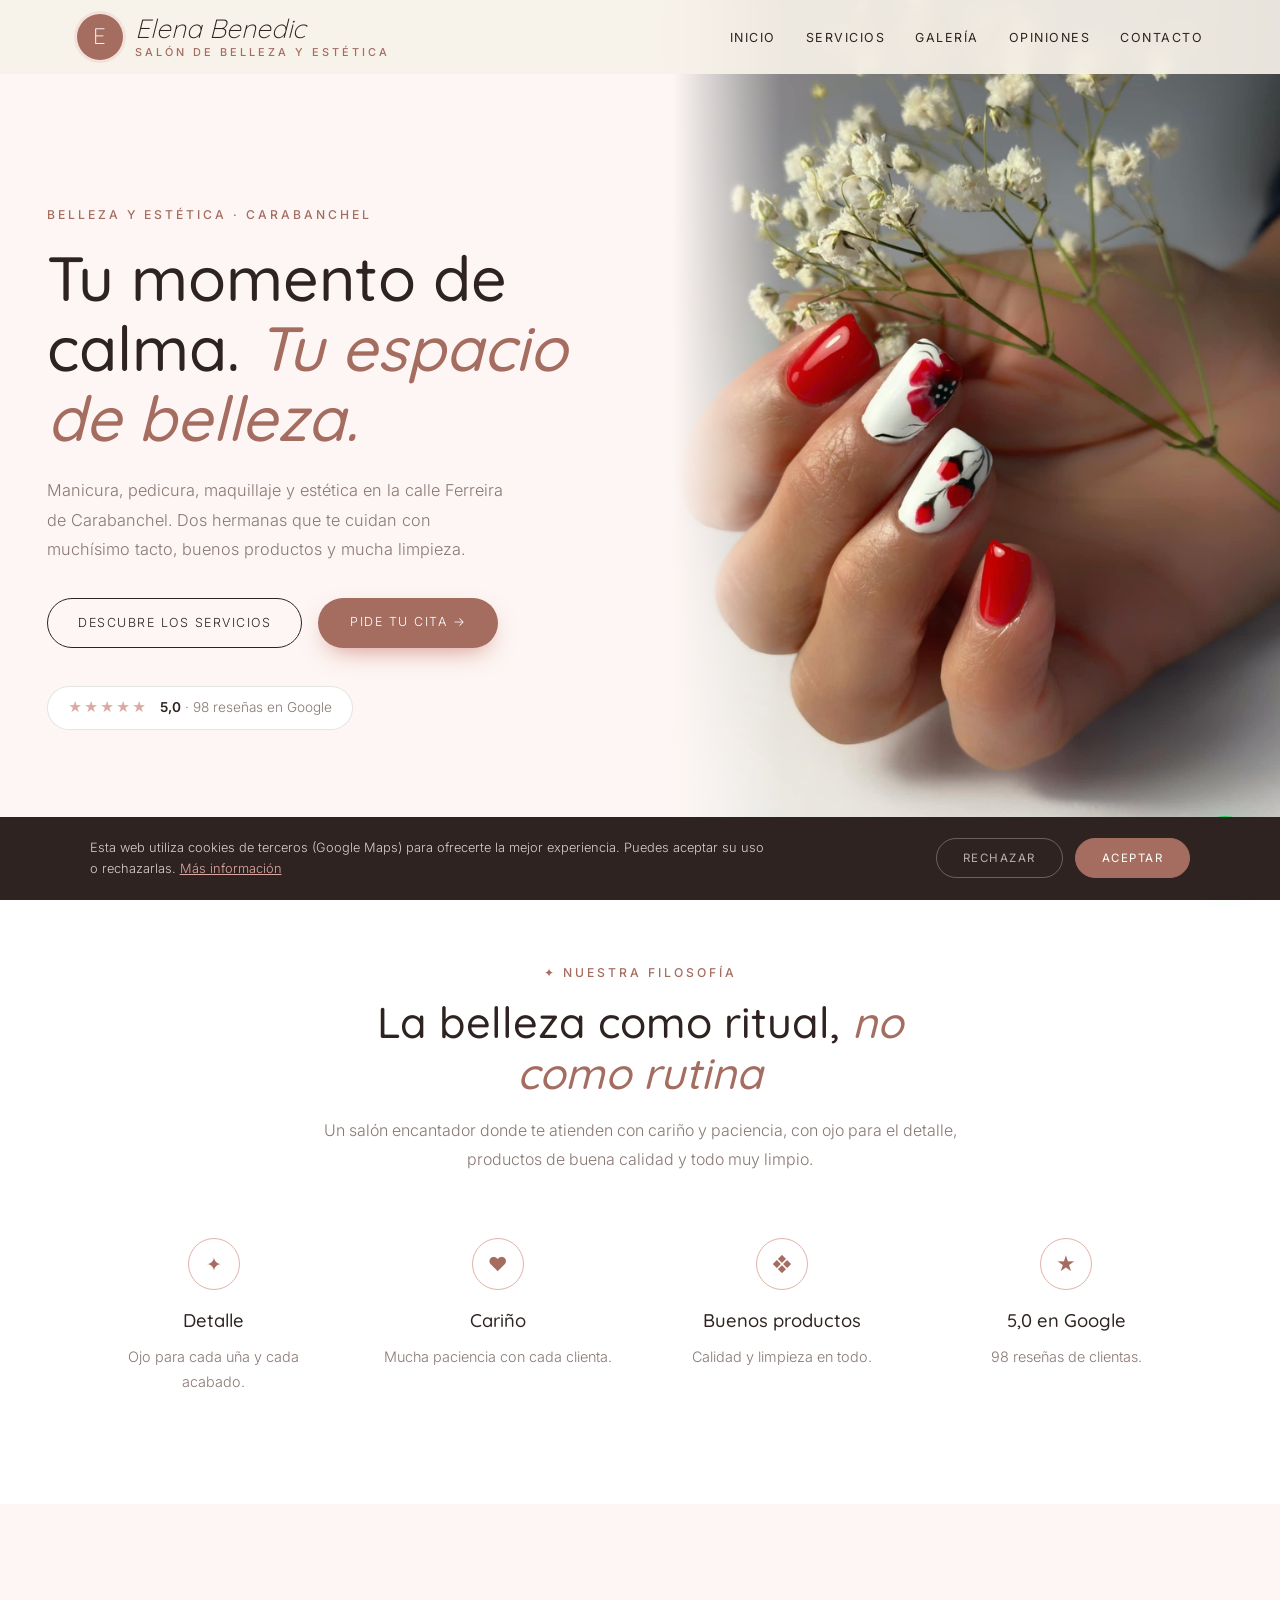
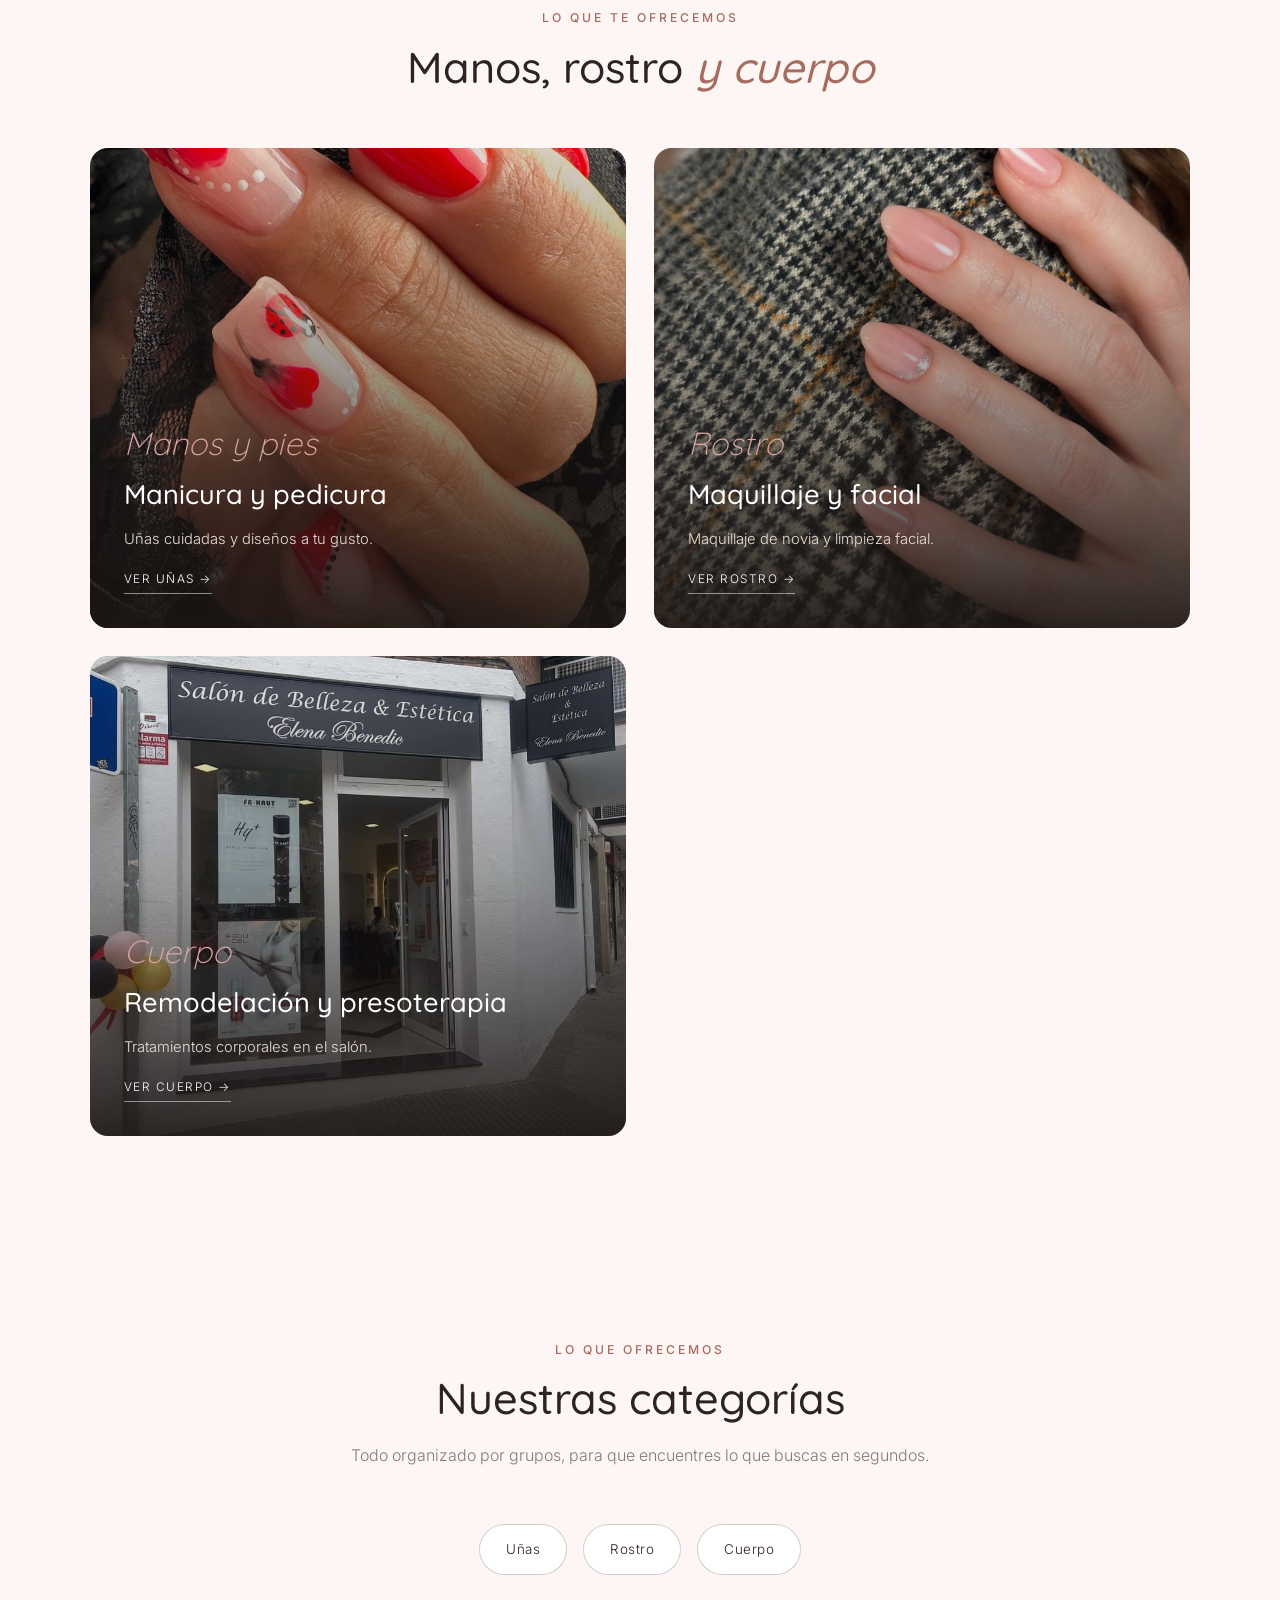
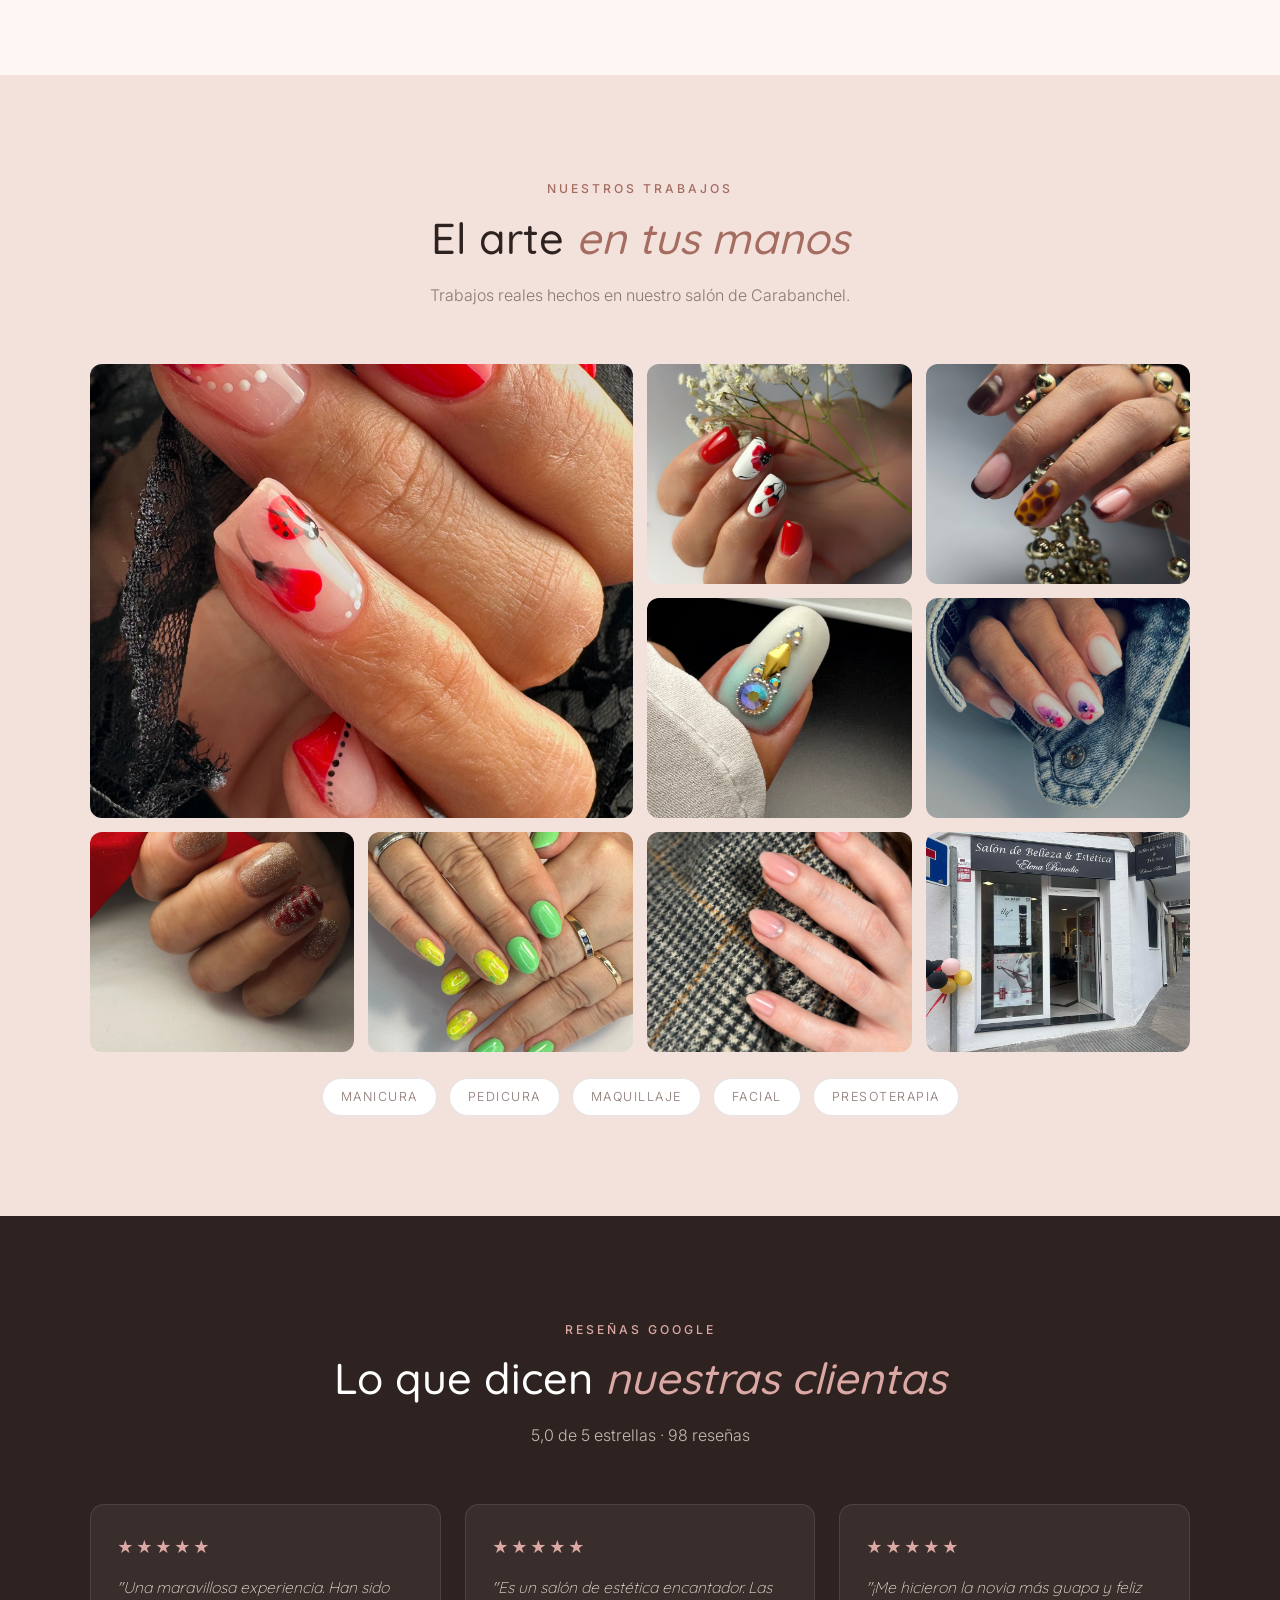
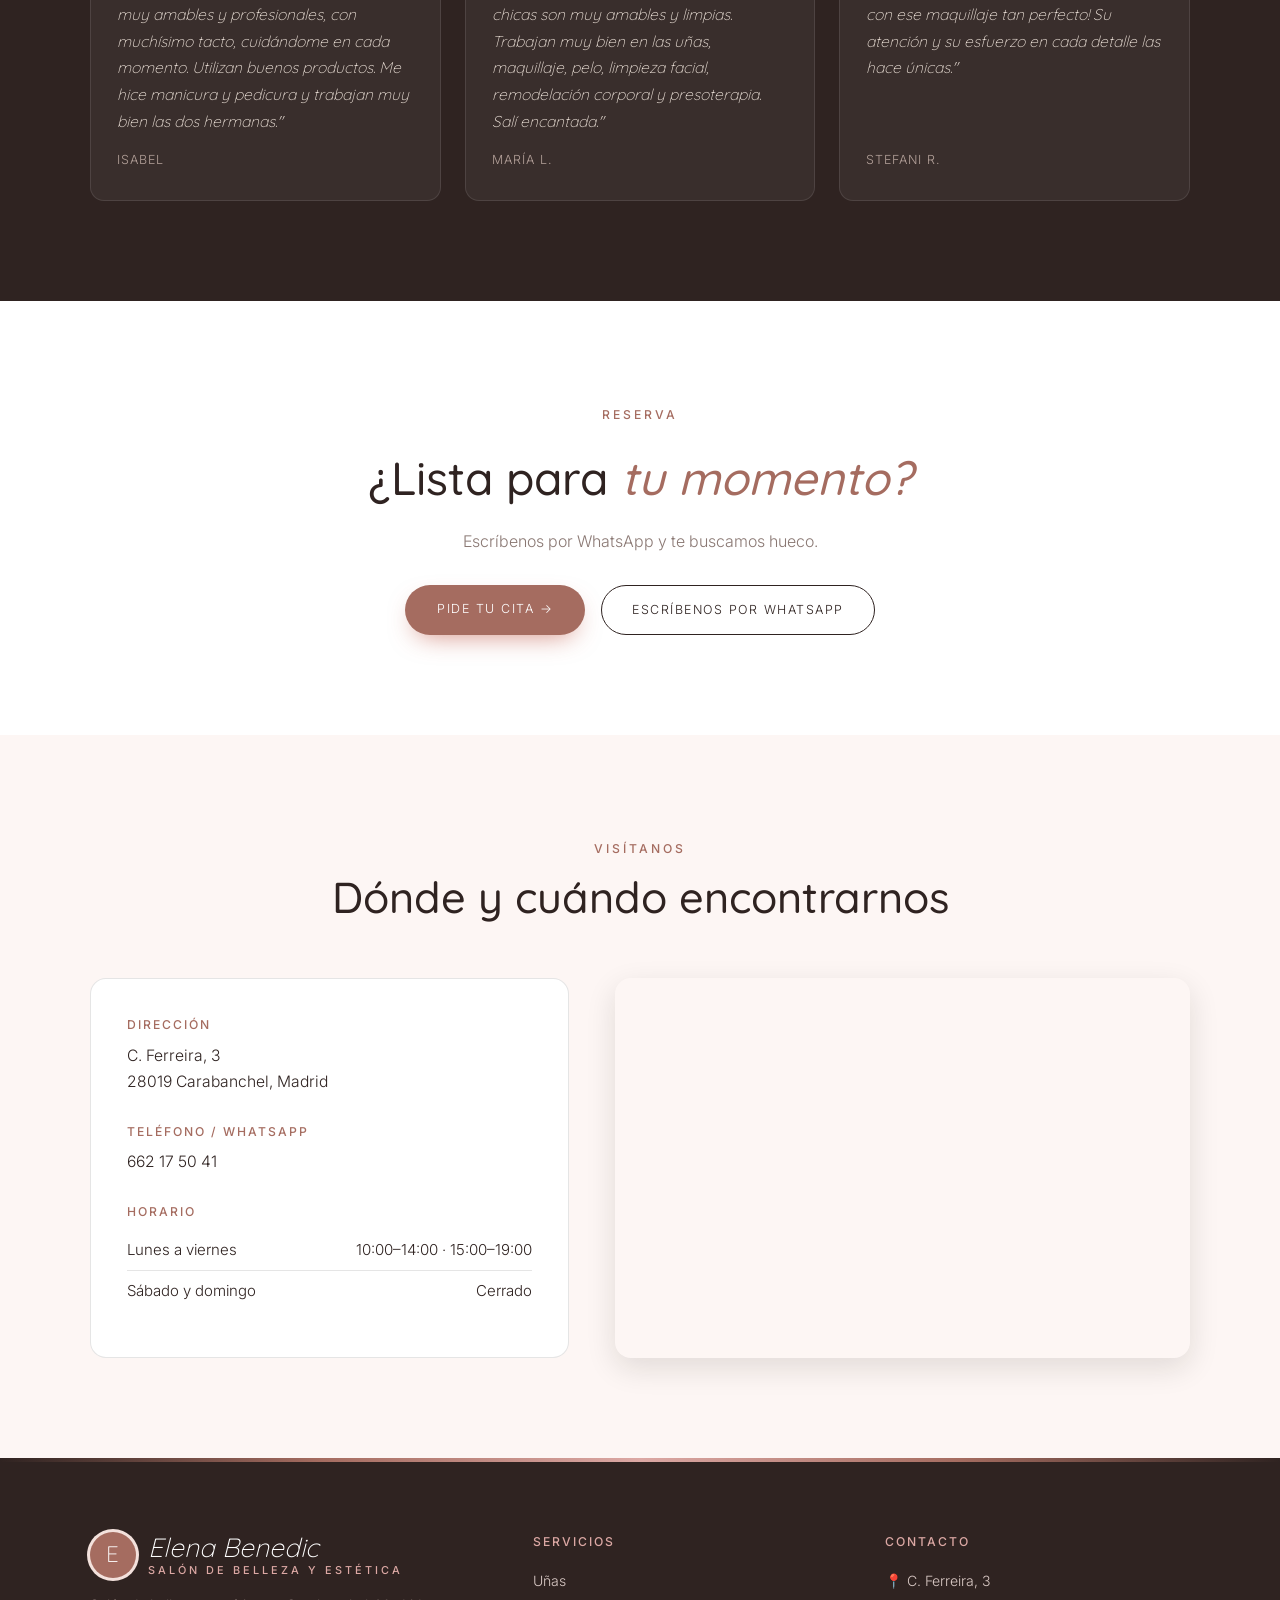
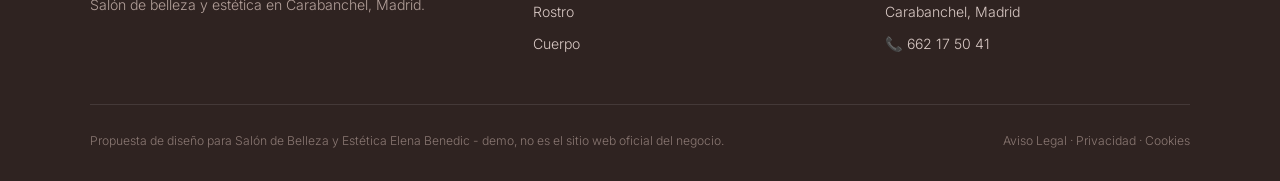
<file: index.html>
<!DOCTYPE html>
<html lang="es">
<head>
<meta charset="UTF-8">
<meta name="viewport" content="width=device-width, initial-scale=1.0">
<title>Salón de Belleza y Estética Elena Benedic — Manicura, pedicura y estética en Carabanchel</title>
<meta name="description" content="Salón de Belleza y Estética Elena Benedic, en C. Ferreira 3, Carabanchel (Madrid). Manicura, pedicura, maquillaje de novia, limpieza facial, remodelación corporal y presoterapia. 5,0★ con 98 reseñas en Google.">
<meta name="theme-color" content="#2f2321">
<meta property="og:title" content="Salón de Belleza y Estética Elena Benedic · Carabanchel">
<meta property="og:image" content="maps_10.jpg">

<link rel="preconnect" href="https://fonts.googleapis.com"><link rel="preconnect" href="https://fonts.gstatic.com" crossorigin><link href="https://fonts.googleapis.com/css2?family=Quicksand:wght@400;500;600&family=Inter:wght@300;400;500;600&display=swap" rel="stylesheet">
<link rel="stylesheet" href="styles.css">
</head>
<body>

<header id="header">
  <a href="index.html" class="logo" aria-label="Salón de Belleza y Estética Elena Benedic, inicio"><span class="logo-mark">E</span><span class="logo-text"><span class="script">Elena Benedic</span><small>salón de belleza y estética</small></span></a>
  <nav id="nav" aria-label="Navegación principal"><ul><li><a href="index.html#inicio">Inicio</a></li><li><a href="servicios.html">Servicios</a></li><li><a href="index.html#galeria">Galería</a></li><li><a href="index.html#opiniones">Opiniones</a></li><li><a href="index.html#contacto">Contacto</a></li></ul></nav><button class="nav-toggle" id="navToggle" aria-label="Abrir menú">☰</button>
</header>

<section class="hero" id="inicio">
  <div class="hero-text">
    <span class="eyebrow">Belleza y estética · Carabanchel</span>
    <h1>Tu momento de calma. <em>Tu espacio de belleza.</em></h1>
    <p>Manicura, pedicura, maquillaje y estética en la calle Ferreira de Carabanchel. Dos hermanas que te cuidan con muchísimo tacto, buenos productos y mucha limpieza.</p>
    <div class="hero-ctas">
      <a href="servicios.html" class="btn-outline">Descubre los servicios</a>
      <a href="https://wa.me/34662175041?text=Hola%2C%20he%20visto%20vuestra%20web%20y%20me%20gustar%C3%ADa%20pedir%20cita%20en%20el%20Sal%C3%B3n%20Elena%20Benedic" class="btn-solid" target="_blank" rel="noopener">Pide tu cita →</a>
    </div>
    <a class="hero-rating" href="https://www.google.com/maps/search/?api=1&query=Salon+de+Belleza+y+Estetica+Elena+Benedic,+Calle+Ferreira+3,+Madrid" target="_blank" rel="noopener"><span class="stars">★★★★★</span><span><strong>5,0</strong> · 98 reseñas en Google</span></a>
  </div>
  <div class="hero-img"><img src="maps_10.jpg" alt="Diseño de uñas con flores del Salón Elena Benedic en Carabanchel" style="object-position:center 50%;"></div>
</section>

<section class="trust">
  <div class="section-head">
    <span class="eyebrow">✦ Nuestra filosofía</span>
    <h2>La belleza como ritual, <em>no como rutina</em></h2>
    <p>Un salón encantador donde te atienden con cariño y paciencia, con ojo para el detalle, productos de buena calidad y todo muy limpio.</p>
  </div>
  <div class="trust-grid">
    <div class="trust-card"><span class="trust-ic">✦</span><h3>Detalle</h3><p>Ojo para cada uña y cada acabado.</p></div>
    <div class="trust-card"><span class="trust-ic">♥</span><h3>Cariño</h3><p>Mucha paciencia con cada clienta.</p></div>
    <div class="trust-card"><span class="trust-ic">❖</span><h3>Buenos productos</h3><p>Calidad y limpieza en todo.</p></div>
    <div class="trust-card"><span class="trust-ic">★</span><h3>5,0 en Google</h3><p>98 reseñas de clientas.</p></div>
  </div>
</section>

<section class="worlds">
  <div class="section-head">
    <span class="eyebrow">Lo que te ofrecemos</span>
    <h2>Manos, rostro <em>y cuerpo</em></h2>
  </div>
  <div class="worlds-grid">
    <a href="servicios.html#unas" class="world-card"><img src="maps_08.jpg" alt="Manicura y pedicura"><div class="world-text"><span class="script">Manos y pies</span><h3>Manicura y pedicura</h3><p>Uñas cuidadas y diseños a tu gusto.</p><span class="world-link">Ver uñas →</span></div></a>
    <a href="servicios.html#rostro" class="world-card"><img src="maps_02.jpg" alt="Maquillaje y facial"><div class="world-text"><span class="script">Rostro</span><h3>Maquillaje y facial</h3><p>Maquillaje de novia y limpieza facial.</p><span class="world-link">Ver rostro →</span></div></a>
    <a href="servicios.html#cuerpo" class="world-card"><img src="maps_03.jpg" alt="Remodelación y presoterapia"><div class="world-text"><span class="script">Cuerpo</span><h3>Remodelación y presoterapia</h3><p>Tratamientos corporales en el salón.</p><span class="world-link">Ver cuerpo →</span></div></a>
  </div>
</section>

<section>
  <div class="section-head">
    <span class="eyebrow">Lo que ofrecemos</span>
    <h2>Nuestras categorías</h2>
    <p>Todo organizado por grupos, para que encuentres lo que buscas en segundos.</p>
  </div>
  <div class="cat-pills">
    <a href="servicios.html#unas" class="cat-pill">Uñas</a>
    <a href="servicios.html#rostro" class="cat-pill">Rostro</a>
    <a href="servicios.html#cuerpo" class="cat-pill">Cuerpo</a>
  </div>
</section>

<section class="gallery-wrap" id="galeria">
  <div class="section-head">
    <span class="eyebrow">Nuestros trabajos</span>
    <h2>El arte <em>en tus manos</em></h2>
    <p>Trabajos reales hechos en nuestro salón de Carabanchel.</p>
  </div>
  <div class="gallery">
    <figure class="big"><img src="maps_08.jpg" alt="Uñas rojas con amapolas del Salón Elena Benedic, Carabanchel" loading="lazy"></figure>
    <figure><img src="maps_10.jpg" alt="Diseño de amapolas" loading="lazy"></figure>
    <figure><img src="maps_06.jpg" alt="Uñas efecto ojo de gato" loading="lazy"></figure>
    <figure><img src="maps_07.jpg" alt="Uña con pedrería" loading="lazy"></figure>
    <figure><img src="maps_04.jpg" alt="Manicura con flores" loading="lazy"></figure>
    <figure><img src="maps_05.jpg" alt="Uñas con purpurina" loading="lazy"></figure>
    <figure><img src="maps_09.jpg" alt="Manicura verde y amarilla" loading="lazy"></figure>
    <figure><img src="maps_02.jpg" alt="Manicura nude" loading="lazy"></figure>
    <figure><img src="maps_03.jpg" alt="Fachada del salón en la calle Ferreira" loading="lazy"></figure>
  </div>
  <div class="brands"><span>Manicura</span><span>Pedicura</span><span>Maquillaje</span><span>Facial</span><span>Presoterapia</span></div>
</section>

<section class="reviews-wrap" id="opiniones">
  <div class="section-head">
    <span class="eyebrow">Reseñas Google</span>
    <h2>Lo que dicen <em>nuestras clientas</em></h2>
    <p>5,0 de 5 estrellas · 98 reseñas</p>
  </div>
  <div class="review-grid">
    <div class="review-card"><div class="stars">★★★★★</div><p>"Una maravillosa experiencia. Han sido muy amables y profesionales, con muchísimo tacto, cuidándome en cada momento. Utilizan buenos productos. Me hice manicura y pedicura y trabajan muy bien las dos hermanas."</p><cite>Isabel</cite></div>
    <div class="review-card"><div class="stars">★★★★★</div><p>"Es un salón de estética encantador. Las chicas son muy amables y limpias. Trabajan muy bien en las uñas, maquillaje, pelo, limpieza facial, remodelación corporal y presoterapia. Salí encantada."</p><cite>María L.</cite></div>
    <div class="review-card"><div class="stars">★★★★★</div><p>"¡Me hicieron la novia más guapa y feliz con ese maquillaje tan perfecto! Su atención y su esfuerzo en cada detalle las hace únicas."</p><cite>Stefani R.</cite></div>
  </div>
</section>

<section class="cta-section">
  <span class="eyebrow">Reserva</span>
  <h2>¿Lista para <em>tu momento?</em></h2>
  <p>Escríbenos por WhatsApp y te buscamos hueco.</p>
  <div class="cta-row">
    <a href="https://wa.me/34662175041?text=Hola%2C%20he%20visto%20vuestra%20web%20y%20me%20gustar%C3%ADa%20pedir%20cita%20en%20el%20Sal%C3%B3n%20Elena%20Benedic" class="btn-solid" target="_blank" rel="noopener">Pide tu cita →</a>
    <a href="https://wa.me/34662175041?text=Hola%2C%20he%20visto%20vuestra%20web%20y%20me%20gustar%C3%ADa%20pedir%20cita%20en%20el%20Sal%C3%B3n%20Elena%20Benedic" class="btn-outline" target="_blank" rel="noopener">Escríbenos por WhatsApp</a>
  </div>
</section>

<section class="contact-section" id="contacto">
  <div class="section-head">
    <span class="eyebrow">Visítanos</span>
    <h2>Dónde y cuándo encontrarnos</h2>
  </div>
  <div class="contact-grid">
    <div class="contact-info">
      <div class="contact-block"><h3>Dirección</h3><p>C. Ferreira, 3<br>28019 Carabanchel, Madrid</p></div>
      <div class="contact-block"><h3>Teléfono / WhatsApp</h3><p><a href="tel:+34662175041">662 17 50 41</a></p></div>
      <div class="contact-block"><h3>Horario</h3><ul class="hours-list"><li><span>Lunes a viernes</span><span>10:00–14:00 · 15:00–19:00</span></li><li><span>Sábado y domingo</span><span>Cerrado</span></li></ul></div>
      
    </div>
    <div class="contact-map">
      <iframe title="Mapa de Salón de Belleza y Estética Elena Benedic" src="https://www.google.com/maps?q=Salon+de+Belleza+y+Estetica+Elena+Benedic,+Calle+Ferreira+3,+Madrid&output=embed" width="100%" height="100%" style="border:0;" allowfullscreen="" loading="lazy" referrerpolicy="no-referrer-when-downgrade"></iframe>
    </div>
  </div>
</section>

<footer>
  <div class="footer-grid">
    <div class="footer-brand">
      <a href="index.html" class="logo light"><span class="logo-mark">E</span><span class="logo-text"><span class="script">Elena Benedic</span><small>salón de belleza y estética</small></span></a>
      <p>Salón de belleza y estética en Carabanchel, Madrid.</p>
    </div>
    <div><h4>Servicios</h4><ul><li><a href="servicios.html#unas">Uñas</a></li><li><a href="servicios.html#rostro">Rostro</a></li><li><a href="servicios.html#cuerpo">Cuerpo</a></li></ul></div>
    <div><h4>Contacto</h4><ul><li>📍 C. Ferreira, 3</li><li>Carabanchel, Madrid</li><li>📞 <a href="tel:+34662175041">662 17 50 41</a></li></ul></div>
  </div>
  <div class="footer-bottom">
    <span>Propuesta de diseño para Salón de Belleza y Estética Elena Benedic - demo, no es el sitio web oficial del negocio.</span>
    <span><a href="aviso-legal.html">Aviso Legal</a> &middot; <a href="politica-privacidad.html">Privacidad</a> &middot; <a href="politica-cookies.html">Cookies</a></span>
  </div>
</footer>

<div id="cookie-banner" class="cookie-banner"><p>Esta web utiliza cookies de terceros (Google Maps) para ofrecerte la mejor experiencia. Puedes aceptar su uso o rechazarlas. <a href="politica-cookies.html">Más información</a></p><div class="cookie-actions"><button onclick="setCookieChoice('rejected')" class="ck-reject">Rechazar</button><button onclick="setCookieChoice('accepted')" class="ck-accept">Aceptar</button></div></div>
<div class="social-fabs"><a class="wa-fab" href="https://wa.me/34662175041?text=Hola%2C%20he%20visto%20vuestra%20web%20y%20me%20gustar%C3%ADa%20pedir%20cita%20en%20el%20Sal%C3%B3n%20Elena%20Benedic" target="_blank" rel="noopener" aria-label="Escribir por WhatsApp"><svg width="28" height="28" viewBox="0 0 24 24" fill="white"><path d="M17.5 14.4c-.3-.1-1.8-.9-2-1s-.5-.1-.7.1-.8 1-.9 1.2-.3.2-.6.1a8.2 8.2 0 0 1-2.4-1.5 9 9 0 0 1-1.7-2.1c-.2-.3 0-.5.1-.6l.4-.5.3-.5v-.5l-.9-2.2c-.2-.6-.5-.5-.7-.5h-.6a1.1 1.1 0 0 0-.8.4 3.4 3.4 0 0 0-1 2.5 5.9 5.9 0 0 0 1.2 3.1 13.5 13.5 0 0 0 5.2 4.6c2.6 1 2.6.7 3.1.6a2.6 2.6 0 0 0 1.7-1.2 2.1 2.1 0 0 0 .2-1.2c-.1-.1-.3-.2-.6-.3ZM12 21.8a9.8 9.8 0 0 1-5-1.4l-.4-.2-3.7 1 1-3.6-.2-.4A9.8 9.8 0 1 1 12 21.8Zm8.4-18.3A11.8 11.8 0 0 0 1.8 17.7L.2 23.8l6.3-1.6a11.8 11.8 0 0 0 5.6 1.4A11.8 11.8 0 0 0 20.4 3.5Z"/></svg></a></div>
<script src="main.js"></script>
</body>
</html>
</file>
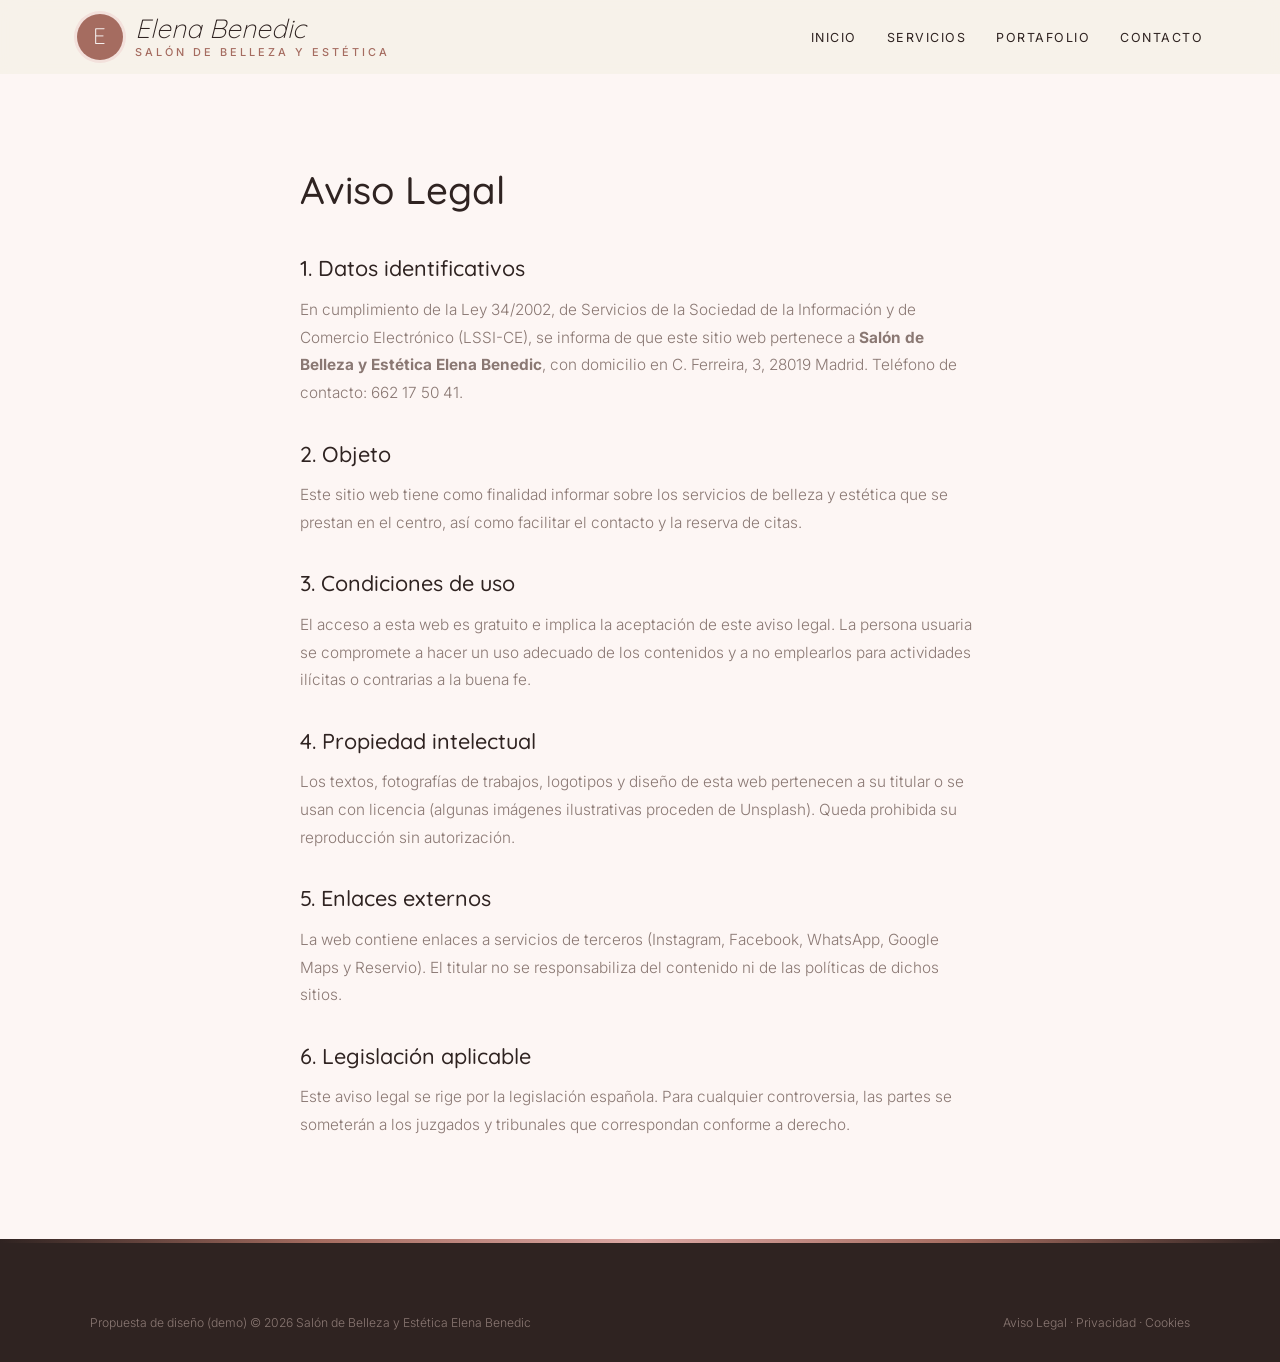
<file: aviso-legal.html>
<!DOCTYPE html>
<html lang="es">
<head>
<meta charset="UTF-8">
<meta name="viewport" content="width=device-width, initial-scale=1.0">
<title>Aviso Legal — Salón de Belleza y Estética Elena Benedic</title>
<meta name="robots" content="noindex">

<link rel="preconnect" href="https://fonts.googleapis.com">
<link href="https://fonts.googleapis.com/css2?family=Quicksand:wght@400;500;600&family=Inter:wght@300;400;500;600&display=swap" rel="stylesheet">
<link rel="stylesheet" href="styles.css">
</head>
<body>
<header id="header" class="scrolled">
  <a href="index.html" class="logo" aria-label="Salón de Belleza y Estética Elena Benedic, inicio">
    <span class="logo-mark">E</span>
    <span class="logo-text"><span class="script">Elena Benedic</span><small>salón de belleza y estética</small></span>
  </a>
  <nav id="nav" aria-label="Navegación principal">
    <ul>
      <li><a href="index.html#inicio">Inicio</a></li>
      <li><a href="servicios.html">Servicios</a></li>
      <li><a href="portafolio.html">Portafolio</a></li>
      <li><a href="index.html#contacto">Contacto</a></li>
    </ul>
  </nav>
  <button class="nav-toggle" id="navToggle" aria-label="Abrir menú">☰</button>
</header>
<main class="legal"><h1>Aviso Legal</h1>
<h2>1. Datos identificativos</h2>
<p>En cumplimiento de la Ley 34/2002, de Servicios de la Sociedad de la Información y de Comercio Electrónico (LSSI-CE), se informa de que este sitio web pertenece a <strong>Salón de Belleza y Estética Elena Benedic</strong>, con domicilio en C. Ferreira, 3, 28019 Madrid. Teléfono de contacto: 662 17 50 41.</p>
<h2>2. Objeto</h2>
<p>Este sitio web tiene como finalidad informar sobre los servicios de belleza y estética que se prestan en el centro, así como facilitar el contacto y la reserva de citas.</p>
<h2>3. Condiciones de uso</h2>
<p>El acceso a esta web es gratuito e implica la aceptación de este aviso legal. La persona usuaria se compromete a hacer un uso adecuado de los contenidos y a no emplearlos para actividades ilícitas o contrarias a la buena fe.</p>
<h2>4. Propiedad intelectual</h2>
<p>Los textos, fotografías de trabajos, logotipos y diseño de esta web pertenecen a su titular o se usan con licencia (algunas imágenes ilustrativas proceden de Unsplash). Queda prohibida su reproducción sin autorización.</p>
<h2>5. Enlaces externos</h2>
<p>La web contiene enlaces a servicios de terceros (Instagram, Facebook, WhatsApp, Google Maps y Reservio). El titular no se responsabiliza del contenido ni de las políticas de dichos sitios.</p>
<h2>6. Legislación aplicable</h2>
<p>Este aviso legal se rige por la legislación española. Para cualquier controversia, las partes se someterán a los juzgados y tribunales que correspondan conforme a derecho.</p></main>
<footer>
  <div class="footer-bottom" style="margin-top:0">
    <span>Propuesta de diseño (demo) © 2026 Salón de Belleza y Estética Elena Benedic</span>
    <span><a href="aviso-legal.html">Aviso Legal</a> &middot; <a href="politica-privacidad.html">Privacidad</a> &middot; <a href="politica-cookies.html">Cookies</a></span>
  </div>
</footer>
<script src="main.js"></script>
</body>
</html>
</file>
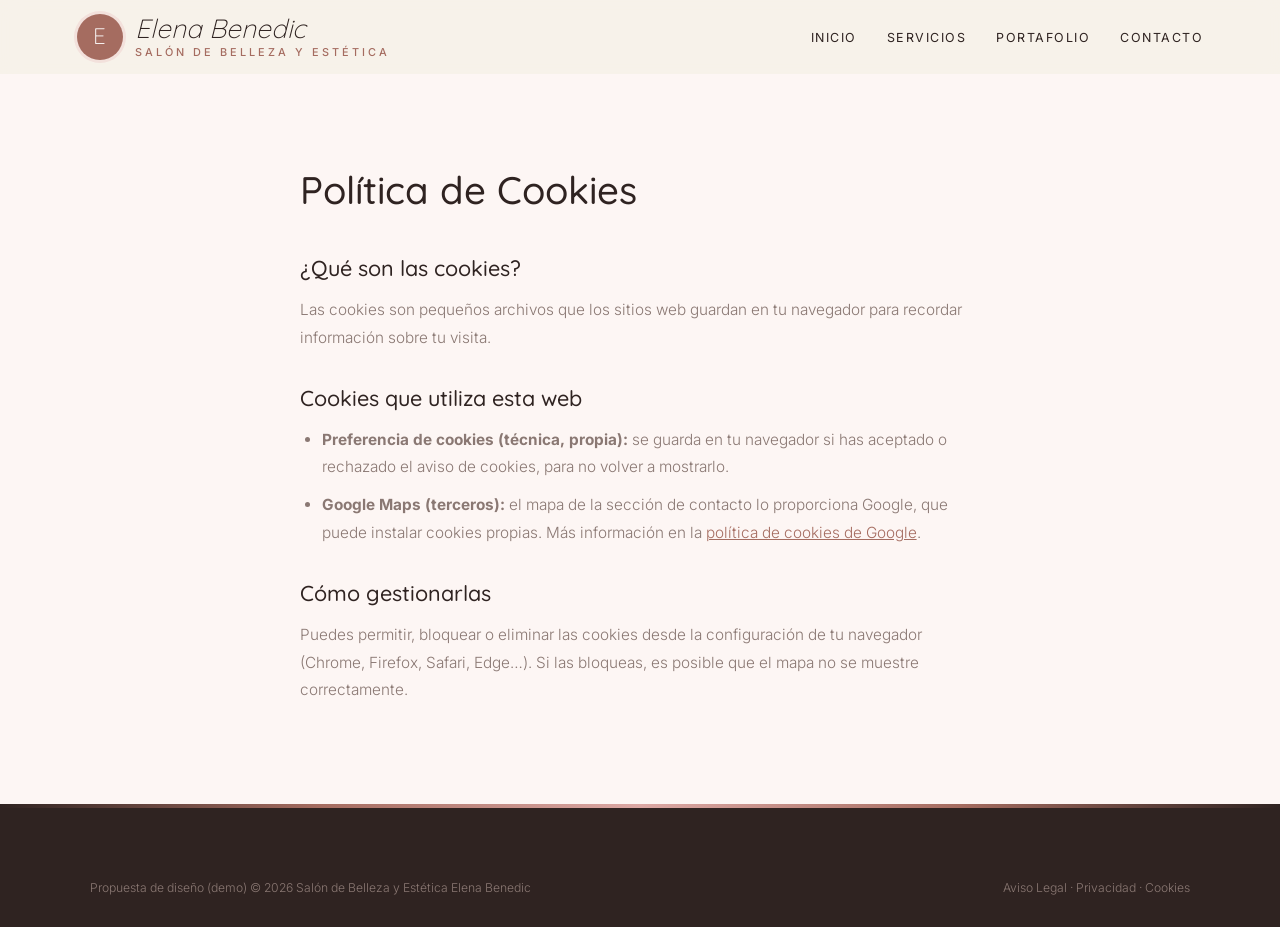
<file: politica-cookies.html>
<!DOCTYPE html>
<html lang="es">
<head>
<meta charset="UTF-8">
<meta name="viewport" content="width=device-width, initial-scale=1.0">
<title>Política de Cookies — Salón de Belleza y Estética Elena Benedic</title>
<meta name="robots" content="noindex">

<link rel="preconnect" href="https://fonts.googleapis.com">
<link href="https://fonts.googleapis.com/css2?family=Quicksand:wght@400;500;600&family=Inter:wght@300;400;500;600&display=swap" rel="stylesheet">
<link rel="stylesheet" href="styles.css">
</head>
<body>
<header id="header" class="scrolled">
  <a href="index.html" class="logo" aria-label="Salón de Belleza y Estética Elena Benedic, inicio">
    <span class="logo-mark">E</span>
    <span class="logo-text"><span class="script">Elena Benedic</span><small>salón de belleza y estética</small></span>
  </a>
  <nav id="nav" aria-label="Navegación principal">
    <ul>
      <li><a href="index.html#inicio">Inicio</a></li>
      <li><a href="servicios.html">Servicios</a></li>
      <li><a href="portafolio.html">Portafolio</a></li>
      <li><a href="index.html#contacto">Contacto</a></li>
    </ul>
  </nav>
  <button class="nav-toggle" id="navToggle" aria-label="Abrir menú">☰</button>
</header>
<main class="legal"><h1>Política de Cookies</h1>
<h2>¿Qué son las cookies?</h2>
<p>Las cookies son pequeños archivos que los sitios web guardan en tu navegador para recordar información sobre tu visita.</p>
<h2>Cookies que utiliza esta web</h2>
<ul>
<li><strong>Preferencia de cookies (técnica, propia):</strong> se guarda en tu navegador si has aceptado o rechazado el aviso de cookies, para no volver a mostrarlo.</li>
<li><strong>Google Maps (terceros):</strong> el mapa de la sección de contacto lo proporciona Google, que puede instalar cookies propias. Más información en la <a href="https://policies.google.com/technologies/cookies" target="_blank" rel="noopener">política de cookies de Google</a>.</li>
</ul>
<h2>Cómo gestionarlas</h2>
<p>Puedes permitir, bloquear o eliminar las cookies desde la configuración de tu navegador (Chrome, Firefox, Safari, Edge…). Si las bloqueas, es posible que el mapa no se muestre correctamente.</p></main>
<footer>
  <div class="footer-bottom" style="margin-top:0">
    <span>Propuesta de diseño (demo) © 2026 Salón de Belleza y Estética Elena Benedic</span>
    <span><a href="aviso-legal.html">Aviso Legal</a> &middot; <a href="politica-privacidad.html">Privacidad</a> &middot; <a href="politica-cookies.html">Cookies</a></span>
  </div>
</footer>
<script src="main.js"></script>
</body>
</html>
</file>
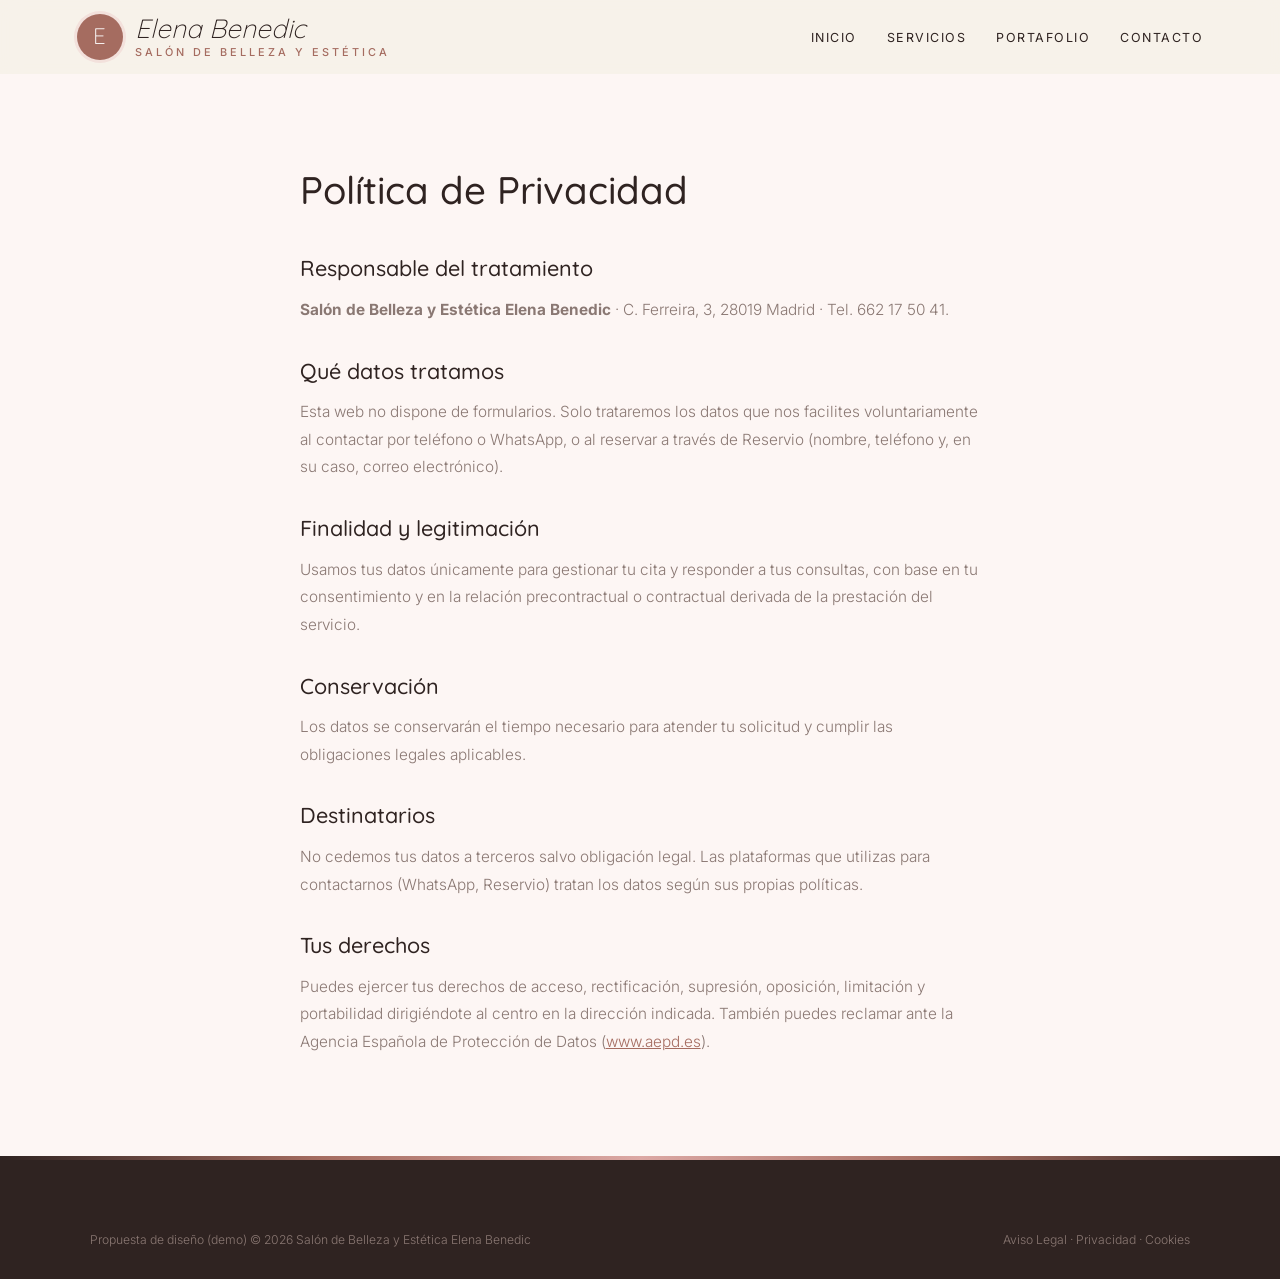
<file: politica-privacidad.html>
<!DOCTYPE html>
<html lang="es">
<head>
<meta charset="UTF-8">
<meta name="viewport" content="width=device-width, initial-scale=1.0">
<title>Política de Privacidad — Salón de Belleza y Estética Elena Benedic</title>
<meta name="robots" content="noindex">

<link rel="preconnect" href="https://fonts.googleapis.com">
<link href="https://fonts.googleapis.com/css2?family=Quicksand:wght@400;500;600&family=Inter:wght@300;400;500;600&display=swap" rel="stylesheet">
<link rel="stylesheet" href="styles.css">
</head>
<body>
<header id="header" class="scrolled">
  <a href="index.html" class="logo" aria-label="Salón de Belleza y Estética Elena Benedic, inicio">
    <span class="logo-mark">E</span>
    <span class="logo-text"><span class="script">Elena Benedic</span><small>salón de belleza y estética</small></span>
  </a>
  <nav id="nav" aria-label="Navegación principal">
    <ul>
      <li><a href="index.html#inicio">Inicio</a></li>
      <li><a href="servicios.html">Servicios</a></li>
      <li><a href="portafolio.html">Portafolio</a></li>
      <li><a href="index.html#contacto">Contacto</a></li>
    </ul>
  </nav>
  <button class="nav-toggle" id="navToggle" aria-label="Abrir menú">☰</button>
</header>
<main class="legal"><h1>Política de Privacidad</h1>
<h2>Responsable del tratamiento</h2>
<p><strong>Salón de Belleza y Estética Elena Benedic</strong> · C. Ferreira, 3, 28019 Madrid · Tel. 662 17 50 41.</p>
<h2>Qué datos tratamos</h2>
<p>Esta web no dispone de formularios. Solo trataremos los datos que nos facilites voluntariamente al contactar por teléfono o WhatsApp, o al reservar a través de Reservio (nombre, teléfono y, en su caso, correo electrónico).</p>
<h2>Finalidad y legitimación</h2>
<p>Usamos tus datos únicamente para gestionar tu cita y responder a tus consultas, con base en tu consentimiento y en la relación precontractual o contractual derivada de la prestación del servicio.</p>
<h2>Conservación</h2>
<p>Los datos se conservarán el tiempo necesario para atender tu solicitud y cumplir las obligaciones legales aplicables.</p>
<h2>Destinatarios</h2>
<p>No cedemos tus datos a terceros salvo obligación legal. Las plataformas que utilizas para contactarnos (WhatsApp, Reservio) tratan los datos según sus propias políticas.</p>
<h2>Tus derechos</h2>
<p>Puedes ejercer tus derechos de acceso, rectificación, supresión, oposición, limitación y portabilidad dirigiéndote al centro en la dirección indicada. También puedes reclamar ante la Agencia Española de Protección de Datos (<a href="https://www.aepd.es" target="_blank" rel="noopener">www.aepd.es</a>).</p></main>
<footer>
  <div class="footer-bottom" style="margin-top:0">
    <span>Propuesta de diseño (demo) © 2026 Salón de Belleza y Estética Elena Benedic</span>
    <span><a href="aviso-legal.html">Aviso Legal</a> &middot; <a href="politica-privacidad.html">Privacidad</a> &middot; <a href="politica-cookies.html">Cookies</a></span>
  </div>
</footer>
<script src="main.js"></script>
</body>
</html>
</file>
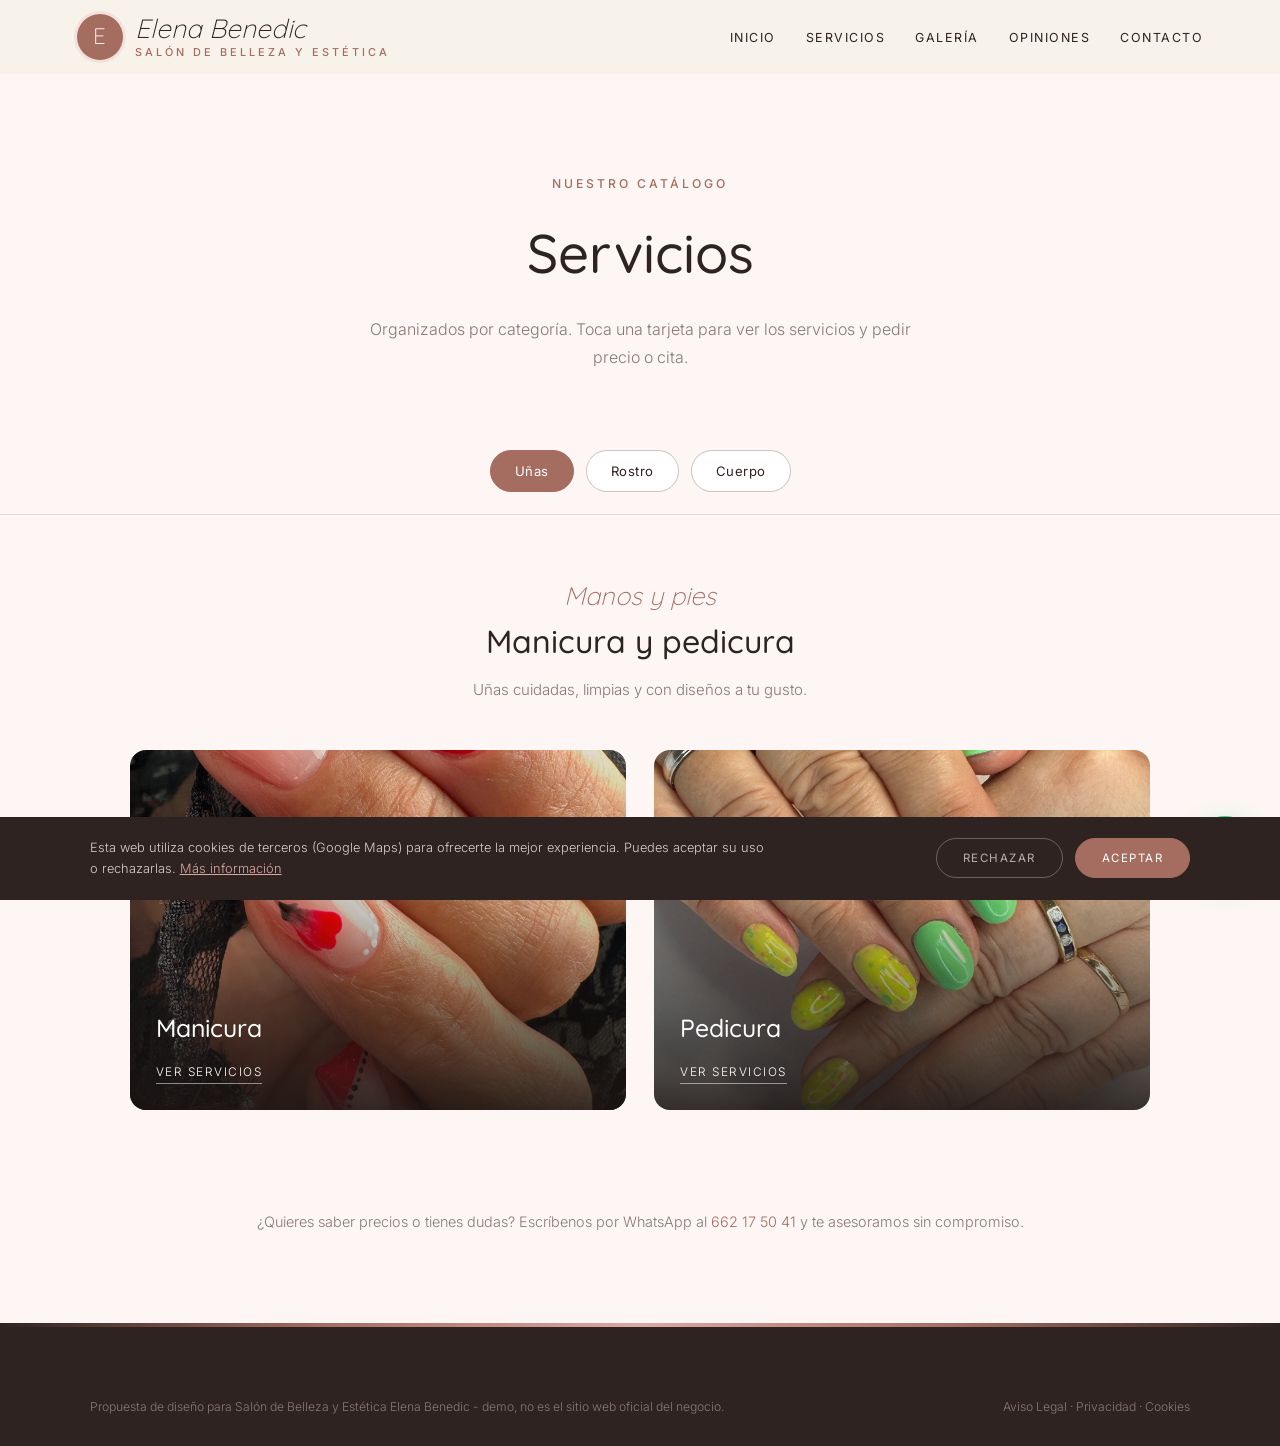
<file: servicios.html>
<!DOCTYPE html>
<html lang="es">
<head>
<meta charset="UTF-8">
<meta name="viewport" content="width=device-width, initial-scale=1.0">
<title>Servicios — Salón de Belleza y Estética Elena Benedic · Carabanchel</title>
<meta name="description" content="Servicios de Salón de Belleza y Estética Elena Benedic en Carabanchel.">

<link rel="preconnect" href="https://fonts.googleapis.com"><link rel="preconnect" href="https://fonts.gstatic.com" crossorigin><link href="https://fonts.googleapis.com/css2?family=Quicksand:wght@400;500;600&family=Inter:wght@300;400;500;600&display=swap" rel="stylesheet">
<link rel="stylesheet" href="styles.css">
</head>
<body>

<header id="header" class="scrolled">
  <a href="index.html" class="logo" aria-label="Salón de Belleza y Estética Elena Benedic, inicio"><span class="logo-mark">E</span><span class="logo-text"><span class="script">Elena Benedic</span><small>salón de belleza y estética</small></span></a>
  <nav id="nav" aria-label="Navegación principal"><ul><li><a href="index.html#inicio">Inicio</a></li><li><a href="servicios.html">Servicios</a></li><li><a href="index.html#galeria">Galería</a></li><li><a href="index.html#opiniones">Opiniones</a></li><li><a href="index.html#contacto">Contacto</a></li></ul></nav><button class="nav-toggle" id="navToggle" aria-label="Abrir menú">☰</button>
</header>

<div class="page-hero">
  <span class="eyebrow">Nuestro catálogo</span>
  <h1>Servicios</h1>
  <p>Organizados por categoría. Toca una tarjeta para ver los servicios y pedir precio o cita.</p>
</div>

<div class="tabs">
  <button class="tab-btn active" data-tab="unas">Uñas</button>
  <button class="tab-btn" data-tab="rostro">Rostro</button>
  <button class="tab-btn" data-tab="cuerpo">Cuerpo</button>
  
</div>

<div class="tab-panel active" id="unas">
  <div class="tab-intro"><span class="script">Manos y pies</span><h2>Manicura y pedicura</h2><p>Uñas cuidadas, limpias y con diseños a tu gusto.</p></div>
  <div class="cat-grid">
    <div class="cat-card" onclick="openModal('manicura')"><img src="maps_08.jpg" alt="Manicura" loading="lazy"><div class="cat-card-text"><h3>Manicura</h3><span>Ver servicios</span></div></div>
    <div class="cat-card" onclick="openModal('pedicura')"><img src="maps_09.jpg" alt="Pedicura" loading="lazy"><div class="cat-card-text"><h3>Pedicura</h3><span>Ver servicios</span></div></div>
  </div>
</div>

<div class="tab-panel" id="rostro">
  <div class="tab-intro"><span class="script">Rostro</span><h2>Maquillaje y facial</h2><p>Para tu día especial y para cuidar tu piel.</p></div>
  <div class="cat-grid">
    <div class="cat-card" onclick="openModal('maquillaje')"><img src="maps_02.jpg" alt="Maquillaje" loading="lazy"><div class="cat-card-text"><h3>Maquillaje</h3><span>Ver servicios</span></div></div>
    <div class="cat-card" onclick="openModal('facial')"><img src="maps_04.jpg" alt="Limpieza facial" loading="lazy"><div class="cat-card-text"><h3>Limpieza facial</h3><span>Ver servicios</span></div></div>
  </div>
</div>

<div class="tab-panel" id="cuerpo">
  <div class="tab-intro"><span class="script">Cuerpo</span><h2>Tratamientos corporales</h2><p>Pregúntanos por WhatsApp y te asesoramos.</p></div>
  <div class="cat-grid single">
    <div class="cat-card" onclick="openModal('corporal')"><img src="maps_03.jpg" alt="Corporal" loading="lazy"><div class="cat-card-text"><h3>Corporal</h3><span>Ver servicios</span></div></div>
  </div>
</div>


<p class="services-note">¿Quieres saber precios o tienes dudas? Escríbenos por WhatsApp al <a href="https://wa.me/34662175041" target="_blank" rel="noopener" style="color:var(--red)">662 17 50 41</a> y te asesoramos sin compromiso.</p>

<div class="modal-overlay" id="modal-manicura"><div class="modal">
  <button class="modal-close" onclick="closeModal('manicura')" aria-label="Cerrar">×</button>
  <h3>Manicura</h3><p class="modal-sub">Uñas</p>
  <div class="svc-row"><div><div class="svc-name">Manicura</div><span class="svc-desc"></span></div><div class="svc-price">Consultar</div></div>
  <div class="svc-row"><div><div class="svc-name">Diseños de uñas</div><span class="svc-desc"></span></div><div class="svc-price">Consultar</div></div>
  <a class="modal-cta alt" href="https://wa.me/34662175041?text=Hola%2C%20quiero%20informaci%C3%B3n%20sobre%20manicura" target="_blank" rel="noopener">Pedir cita por WhatsApp</a>
</div></div>

<div class="modal-overlay" id="modal-pedicura"><div class="modal">
  <button class="modal-close" onclick="closeModal('pedicura')" aria-label="Cerrar">×</button>
  <h3>Pedicura</h3><p class="modal-sub">Pies</p>
  <div class="svc-row"><div><div class="svc-name">Pedicura</div><span class="svc-desc"></span></div><div class="svc-price">Consultar</div></div>
  <a class="modal-cta alt" href="https://wa.me/34662175041?text=Hola%2C%20quiero%20informaci%C3%B3n%20sobre%20pedicura" target="_blank" rel="noopener">Pedir cita por WhatsApp</a>
</div></div>

<div class="modal-overlay" id="modal-maquillaje"><div class="modal">
  <button class="modal-close" onclick="closeModal('maquillaje')" aria-label="Cerrar">×</button>
  <h3>Maquillaje</h3><p class="modal-sub">Novias y eventos</p>
  <div class="svc-row"><div><div class="svc-name">Maquillaje de novia</div><span class="svc-desc"></span></div><div class="svc-price">Consultar</div></div>
  <div class="svc-row"><div><div class="svc-name">Maquillaje</div><span class="svc-desc"></span></div><div class="svc-price">Consultar</div></div>
  <a class="modal-cta alt" href="https://wa.me/34662175041?text=Hola%2C%20quiero%20informaci%C3%B3n%20sobre%20maquillaje" target="_blank" rel="noopener">Pedir cita por WhatsApp</a>
</div></div>

<div class="modal-overlay" id="modal-facial"><div class="modal">
  <button class="modal-close" onclick="closeModal('facial')" aria-label="Cerrar">×</button>
  <h3>Limpieza facial</h3><p class="modal-sub">Piel</p>
  <div class="svc-row"><div><div class="svc-name">Limpieza facial</div><span class="svc-desc"></span></div><div class="svc-price">Consultar</div></div>
  <a class="modal-cta alt" href="https://wa.me/34662175041?text=Hola%2C%20quiero%20informaci%C3%B3n%20sobre%20limpieza%20facial" target="_blank" rel="noopener">Pedir cita por WhatsApp</a>
</div></div>

<div class="modal-overlay" id="modal-corporal"><div class="modal">
  <button class="modal-close" onclick="closeModal('corporal')" aria-label="Cerrar">×</button>
  <h3>Corporal</h3><p class="modal-sub">Cuerpo</p>
  <div class="svc-row"><div><div class="svc-name">Remodelación corporal</div><span class="svc-desc"></span></div><div class="svc-price">Consultar</div></div>
  <div class="svc-row"><div><div class="svc-name">Presoterapia</div><span class="svc-desc"></span></div><div class="svc-price">Consultar</div></div>
  <a class="modal-cta alt" href="https://wa.me/34662175041?text=Hola%2C%20quiero%20informaci%C3%B3n%20sobre%20corporal" target="_blank" rel="noopener">Pedir cita por WhatsApp</a>
</div></div>


<footer>
  <div class="footer-bottom" style="margin-top:0">
    <span>Propuesta de diseño para Salón de Belleza y Estética Elena Benedic - demo, no es el sitio web oficial del negocio.</span>
    <span><a href="aviso-legal.html">Aviso Legal</a> &middot; <a href="politica-privacidad.html">Privacidad</a> &middot; <a href="politica-cookies.html">Cookies</a></span>
  </div>
</footer>

<div id="cookie-banner" class="cookie-banner"><p>Esta web utiliza cookies de terceros (Google Maps) para ofrecerte la mejor experiencia. Puedes aceptar su uso o rechazarlas. <a href="politica-cookies.html">Más información</a></p><div class="cookie-actions"><button onclick="setCookieChoice('rejected')" class="ck-reject">Rechazar</button><button onclick="setCookieChoice('accepted')" class="ck-accept">Aceptar</button></div></div>
<div class="social-fabs"><a class="wa-fab" href="https://wa.me/34662175041?text=Hola%2C%20he%20visto%20vuestra%20web%20y%20me%20gustar%C3%ADa%20pedir%20cita%20en%20el%20Sal%C3%B3n%20Elena%20Benedic" target="_blank" rel="noopener" aria-label="Escribir por WhatsApp"><svg width="28" height="28" viewBox="0 0 24 24" fill="white"><path d="M17.5 14.4c-.3-.1-1.8-.9-2-1s-.5-.1-.7.1-.8 1-.9 1.2-.3.2-.6.1a8.2 8.2 0 0 1-2.4-1.5 9 9 0 0 1-1.7-2.1c-.2-.3 0-.5.1-.6l.4-.5.3-.5v-.5l-.9-2.2c-.2-.6-.5-.5-.7-.5h-.6a1.1 1.1 0 0 0-.8.4 3.4 3.4 0 0 0-1 2.5 5.9 5.9 0 0 0 1.2 3.1 13.5 13.5 0 0 0 5.2 4.6c2.6 1 2.6.7 3.1.6a2.6 2.6 0 0 0 1.7-1.2 2.1 2.1 0 0 0 .2-1.2c-.1-.1-.3-.2-.6-.3ZM12 21.8a9.8 9.8 0 0 1-5-1.4l-.4-.2-3.7 1 1-3.6-.2-.4A9.8 9.8 0 1 1 12 21.8Zm8.4-18.3A11.8 11.8 0 0 0 1.8 17.7L.2 23.8l6.3-1.6a11.8 11.8 0 0 0 5.6 1.4A11.8 11.8 0 0 0 20.4 3.5Z"/></svg></a></div>
<script src="main.js"></script>
</body>
</html>
</file>
<file: styles.css>
:root{
  --cream:#fdf6f4; --paper:#ffffff; --tint:#f3e1dc; --ink:#2f2321; --dark:#2f2321; --muted:#8a7873;
  --red:#a56c60; --red-dark:#86544a; --teal:#a56c60; --gold:#dca8a4; --line:rgba(0,0,0,.1);
  --brand-gradient:linear-gradient(90deg,#2f2321,#a56c60,#dca8a4,#a56c60,#2f2321);
}
*{margin:0;padding:0;box-sizing:border-box;}
html{scroll-behavior:smooth;}
body{font-family:'Inter',sans-serif;background:var(--cream);color:var(--ink);overflow-x:hidden;font-weight:300;line-height:1.6;}
a{text-decoration:none;color:inherit;}
h1,h2,h3{font-family:'Quicksand',serif;font-weight:500;}
h1 em,h2 em{font-style:italic;color:var(--red);}
img{max-width:100%;display:block;}
.script{font-family:'Quicksand',serif;font-style:italic;}

/* HEADER */
header{position:fixed;top:0;left:0;right:0;z-index:100;display:flex;justify-content:space-between;align-items:center;padding:14px 6%;background:rgba(247,241,233,.92);backdrop-filter:blur(10px);-webkit-backdrop-filter:blur(10px);transition:box-shadow .3s,padding .3s;}
header.scrolled{box-shadow:0 2px 24px rgba(28,22,20,.1);padding:8px 6%;}
.logo{display:flex;align-items:center;gap:12px;color:var(--dark);}
.logo-badge{width:58px;height:58px;border-radius:50%;object-fit:cover;box-shadow:0 0 0 2px var(--gold),0 6px 16px rgba(28,22,20,.15);transition:width .3s,height .3s;}
header.scrolled .logo-badge{width:46px;height:46px;}
.logo-text{display:flex;flex-direction:column;line-height:1;}
.logo-text .script{font-size:1.65rem;color:var(--dark);}
.logo-text small{font-size:.68rem;letter-spacing:3px;text-transform:uppercase;color:var(--red);margin-top:4px;font-weight:500;}
.logo.light .logo-text .script{color:#fff;}
.logo.light .logo-text small{color:var(--gold);}
nav ul{list-style:none;display:flex;gap:30px;}
nav a{font-size:.78rem;letter-spacing:1.5px;text-transform:uppercase;font-weight:400;position:relative;padding:4px 0;}
nav a::after{content:"";position:absolute;left:0;bottom:-2px;height:1px;width:100%;background:var(--red);transform:scaleX(0);transform-origin:right;transition:transform .3s;}
nav a:hover::after{transform:scaleX(1);transform-origin:left;}
.nav-toggle{display:none;font-size:1.6rem;background:none;border:none;color:var(--dark);cursor:pointer;}

/* BOTONES */
.btn-outline{display:inline-block;border:1px solid var(--dark);color:var(--dark);padding:14px 30px;font-size:.78rem;letter-spacing:1.5px;text-transform:uppercase;border-radius:40px;transition:all .25s;}
.btn-outline:hover{background:var(--dark);color:var(--cream);}
.btn-outline.light{border-color:rgba(255,255,255,.5);color:#fff;}
.btn-outline.light:hover{background:#fff;color:var(--dark);}
.btn-solid{display:inline-block;background:var(--red);color:#fff;padding:14px 32px;font-size:.78rem;letter-spacing:1.5px;text-transform:uppercase;border-radius:40px;transition:transform .25s,box-shadow .25s,background .25s;box-shadow:0 10px 26px -10px rgba(181,64,44,.6);}
.btn-solid:hover{transform:translateY(-2px);background:var(--red-dark);}

/* HERO */
.hero{min-height:95vh;display:grid;grid-template-columns:1.05fr .95fr;align-items:stretch;padding:0;}
.hero-text{display:flex;flex-direction:column;justify-content:center;padding:150px 7% 70px;}
.eyebrow{display:inline-block;color:var(--teal);text-transform:uppercase;letter-spacing:3px;font-size:.76rem;font-weight:500;}
.hero-text .eyebrow{margin-bottom:20px;}
.hero-text h1{font-size:clamp(2.4rem,5vw,3.9rem);line-height:1.12;margin-bottom:22px;color:var(--dark);}
.hero-text p{font-size:1.02rem;color:var(--muted);max-width:470px;line-height:1.8;margin-bottom:34px;}
.hero-ctas{display:flex;gap:16px;flex-wrap:wrap;}
.hero-rating{display:inline-flex;align-items:center;gap:12px;margin-top:38px;padding:10px 20px;border:1px solid var(--line);border-radius:40px;background:var(--paper);font-size:.85rem;color:var(--muted);align-self:flex-start;}
.hero-rating strong{color:var(--dark);font-weight:600;}
.stars{color:var(--gold);letter-spacing:2px;}
.hero-img{position:relative;overflow:hidden;}
.hero-img img{width:100%;height:100%;object-fit:cover;position:absolute;inset:0;}
.hero-img::after{content:"";position:absolute;inset:0;background:linear-gradient(90deg,var(--cream) 0%,rgba(247,241,233,0) 18%);}

/* SECCIONES */
section{padding:100px 7%;}
.section-head{text-align:center;max-width:640px;margin:0 auto 54px;}
.section-head h2{font-size:clamp(1.9rem,4vw,2.7rem);margin-top:12px;color:var(--dark);line-height:1.2;}
.section-head p{margin-top:16px;color:var(--muted);line-height:1.8;}

.trust{background:var(--paper);border-top:4px solid transparent;border-image:var(--brand-gradient) 1;}
.trust-grid{display:grid;grid-template-columns:repeat(auto-fit,minmax(230px,1fr));gap:36px;max-width:1150px;margin:0 auto;}
.trust-card{text-align:center;padding:10px;}
.trust-ic{display:inline-grid;place-items:center;width:52px;height:52px;border-radius:50%;border:1px solid rgba(181,64,44,.4);color:var(--red);font-size:1.2rem;margin-bottom:16px;}
.trust-card h3{font-size:1.15rem;color:var(--dark);margin-bottom:10px;}
.trust-card p{font-size:.9rem;color:var(--muted);line-height:1.7;}

/* DOS MUNDOS */
.worlds{background:var(--cream);}
.worlds-grid{display:grid;grid-template-columns:1fr 1fr;gap:28px;max-width:1150px;margin:0 auto;}
.world-card{position:relative;border-radius:18px;overflow:hidden;min-height:480px;display:flex;align-items:flex-end;color:#fff;}
.world-card img{position:absolute;inset:0;width:100%;height:100%;object-fit:cover;transition:transform .6s;}
.world-card:hover img{transform:scale(1.05);}
.world-card::after{content:"";position:absolute;inset:0;background:linear-gradient(to top,rgba(28,22,20,.92) 0%,rgba(28,22,20,.35) 55%,rgba(28,22,20,.05) 100%);}
.world-text{position:relative;z-index:2;padding:34px;}
.world-text .script{font-size:2rem;color:var(--gold);}
.world-text h3{font-size:1.7rem;margin:4px 0 10px;}
.world-text p{font-size:.92rem;color:#eadfd6;line-height:1.7;max-width:440px;}
.world-link{display:inline-block;margin-top:18px;font-size:.74rem;letter-spacing:1.5px;text-transform:uppercase;border-bottom:1px solid rgba(255,255,255,.5);padding-bottom:4px;}

/* PILLS */
.cat-pills{display:flex;flex-wrap:wrap;gap:16px;justify-content:center;max-width:1000px;margin:0 auto;}
.cat-pill{border:1px solid rgba(43,33,29,.22);padding:14px 26px;border-radius:30px;font-size:.84rem;letter-spacing:.5px;transition:all .2s;background:var(--paper);}
.cat-pill:hover{background:var(--red);color:#fff;border-color:var(--red);}

/* GALERIA */
.gallery-wrap{background:var(--tint);}
.gallery{max-width:1200px;margin:0 auto;display:grid;grid-template-columns:repeat(4,1fr);grid-auto-rows:220px;gap:14px;}
.gallery figure{overflow:hidden;border-radius:12px;margin:0;}
.gallery img{width:100%;height:100%;object-fit:cover;transition:transform .5s;}
.gallery figure:hover img{transform:scale(1.05);}
.gallery .big{grid-column:span 2;grid-row:span 2;}

/* RESEÑAS */
.reviews-wrap{background:var(--dark);color:#fff;position:relative;}
.reviews-wrap .section-head h2{color:#fff;}
.reviews-wrap .section-head h2 em{color:var(--gold);}
.reviews-wrap .section-head p{color:#c9b9b2;}
.reviews-wrap .eyebrow{color:var(--gold);}
.review-grid{display:grid;grid-template-columns:repeat(auto-fit,minmax(300px,1fr));gap:24px;max-width:1150px;margin:0 auto;}
.review-card{background:rgba(255,255,255,.05);border:1px solid rgba(255,255,255,.1);padding:30px 26px;border-radius:14px;display:flex;flex-direction:column;}
.review-card .stars{margin-bottom:14px;}
.review-card p{font-family:'Quicksand',serif;font-size:.98rem;color:#eadfd6;line-height:1.7;font-style:italic;margin-bottom:16px;flex:1;}
.review-card cite{font-size:.78rem;color:#b3a099;font-style:normal;text-transform:uppercase;letter-spacing:1px;}

/* CTA */
.cta-section{text-align:center;background:var(--paper);}
.cta-section h2{font-size:clamp(2rem,4vw,2.9rem);color:var(--dark);margin:14px 0 14px;}
.cta-section p{color:var(--muted);margin-bottom:30px;}
.cta-row{display:flex;gap:16px;justify-content:center;flex-wrap:wrap;}

/* CONTACTO */
.contact-section{background:var(--cream);}
.contact-grid{display:grid;grid-template-columns:1fr 1.2fr;gap:46px;max-width:1150px;margin:0 auto;align-items:stretch;}
.contact-info{display:flex;flex-direction:column;gap:26px;background:var(--paper);border:1px solid var(--line);border-radius:16px;padding:36px;}
.contact-block h3{font-family:'Inter',sans-serif;font-size:.76rem;text-transform:uppercase;letter-spacing:2px;color:var(--red);font-weight:500;margin-bottom:8px;}
.contact-block p{font-size:.98rem;color:var(--ink);line-height:1.7;}
.contact-block a:hover{color:var(--red);}
.hours-list{list-style:none;}
.hours-list li{display:flex;justify-content:space-between;gap:20px;padding:8px 0;border-bottom:1px solid var(--line);font-size:.94rem;}
.hours-list li:last-child{border-bottom:none;}
.contact-map{border-radius:16px;overflow:hidden;min-height:380px;box-shadow:0 10px 30px rgba(28,22,20,.12);}
.contact-map iframe{display:block;min-height:380px;}

/* FOOTER */
footer{background:var(--dark);color:#d9c9c5;padding:70px 7% 30px;border-top:4px solid transparent;border-image:var(--brand-gradient) 1;}
.footer-grid{display:grid;grid-template-columns:1.3fr 1fr 1fr;gap:46px;max-width:1200px;margin:0 auto;padding-bottom:40px;border-bottom:1px solid rgba(255,255,255,.1);}
.footer-brand p{font-size:.88rem;color:#b3a09a;margin-top:16px;}
footer h4{font-size:.76rem;text-transform:uppercase;letter-spacing:2px;color:var(--gold);margin-bottom:18px;font-weight:500;}
footer ul{list-style:none;}
footer li{margin-bottom:9px;font-size:.88rem;color:#d9c9c5;}
footer a:hover{color:var(--gold);}
.footer-bottom{max-width:1200px;margin:26px auto 0;display:flex;justify-content:space-between;flex-wrap:wrap;gap:10px;font-size:.76rem;color:#8a7873;}
.footer-bottom a{color:#8a7873;}

/* FABS */
.social-fabs{position:fixed;bottom:26px;right:26px;z-index:200;display:flex;flex-direction:column;gap:14px;align-items:center;}
.social-fabs a{width:52px;height:52px;border-radius:50%;display:flex;align-items:center;justify-content:center;box-shadow:0 10px 24px rgba(0,0,0,.2);transition:transform .2s;}
.social-fabs a:hover{transform:scale(1.08);}
.wa-fab{width:58px !important;height:58px !important;background:#25D366;box-shadow:0 10px 26px rgba(37,211,102,.45) !important;}
.ig-fab{background:radial-gradient(circle at 30% 110%,#fdf497 0%,#fdf497 5%,#fd5949 45%,#d6249f 60%,#285AEB 90%);}
.fb-fab{background:#1877F2;}

/* COOKIES */
.cookie-banner{display:none;position:fixed;bottom:0;left:0;right:0;z-index:300;background:var(--dark);padding:20px 7%;flex-wrap:wrap;align-items:center;justify-content:space-between;gap:16px;}
.cookie-banner p{font-size:.8rem;color:rgba(245,237,232,.85);line-height:1.7;max-width:680px;}
.cookie-banner p a{color:var(--gold);text-decoration:underline;}
.cookie-actions{display:flex;gap:12px;flex-shrink:0;}
.cookie-actions button{font-family:'Inter',sans-serif;font-size:.72rem;letter-spacing:1.5px;text-transform:uppercase;padding:12px 26px;cursor:pointer;border-radius:30px;}
.ck-reject{background:transparent;color:rgba(245,237,232,.7);border:1px solid rgba(245,237,232,.3);}
.ck-accept{background:var(--red);color:#fff;border:1px solid var(--red);}

/* PÁGINAS INTERIORES */
.page-hero{padding:170px 7% 60px;text-align:center;background:var(--cream);}
.page-hero h1{font-size:clamp(2.3rem,5vw,3.4rem);margin-top:14px;color:var(--dark);}
.page-hero p{color:var(--muted);max-width:580px;margin:18px auto 0;line-height:1.8;}
.tabs{position:sticky;top:74px;z-index:50;background:var(--cream);padding:18px 7% 22px;display:flex;gap:12px;justify-content:center;flex-wrap:wrap;border-bottom:1px solid var(--line);}
.tab-btn{border:1px solid rgba(43,33,29,.25);background:var(--paper);padding:12px 24px;border-radius:30px;font-family:'Inter',sans-serif;font-size:.82rem;letter-spacing:.5px;color:var(--ink);cursor:pointer;transition:all .2s;}
.tab-btn.active,.tab-btn:hover{background:var(--red);color:#fff;border-color:var(--red);}
.tab-panel{display:none;padding:60px 7% 100px;max-width:1200px;margin:0 auto;}
.tab-panel.active{display:block;animation:fadeIn .5s;}
@keyframes fadeIn{from{opacity:0;transform:translateY(12px)}to{opacity:1;transform:none}}
.tab-intro{text-align:center;max-width:600px;margin:0 auto 46px;}
.tab-intro .script{font-size:1.6rem;color:var(--red);}
.tab-intro h2{font-size:2rem;color:var(--dark);}
.tab-intro p{color:var(--muted);margin-top:10px;line-height:1.75;font-size:.94rem;}

.cat-grid{display:grid;grid-template-columns:repeat(auto-fit,minmax(280px,1fr));gap:28px;}
.cat-grid.single{grid-template-columns:1fr;max-width:640px;margin:0 auto;}
.cat-grid.single .cat-card{height:440px;}
.cat-card{position:relative;border-radius:16px;overflow:hidden;height:360px;cursor:pointer;background:var(--tint);}
.cat-card img{width:100%;height:100%;object-fit:cover;transition:transform .5s;}
.cat-card:hover img{transform:scale(1.06);}
.cat-card::after{content:'';position:absolute;inset:0;background:linear-gradient(to top,rgba(28,22,20,.88) 0%,rgba(28,22,20,.15) 55%,transparent 100%);}
.cat-card-text{position:absolute;bottom:0;left:0;right:0;padding:26px;z-index:2;}
.cat-card-text h3{color:#fff;font-size:1.55rem;margin-bottom:10px;}
.cat-card-text span{color:#fff;font-size:.74rem;text-transform:uppercase;letter-spacing:1.5px;border-bottom:1px solid rgba(255,255,255,.5);padding-bottom:4px;}

.modal-overlay{display:none;position:fixed;inset:0;background:rgba(28,22,20,.78);z-index:300;align-items:center;justify-content:center;padding:20px;}
.modal-overlay.open{display:flex;}
.modal{background:var(--paper);max-width:560px;width:100%;max-height:85vh;overflow-y:auto;border-radius:16px;padding:40px;position:relative;}
.modal-close{position:absolute;top:16px;right:20px;background:none;border:none;font-size:1.7rem;color:var(--ink);cursor:pointer;}
.modal h3{font-size:1.8rem;color:var(--dark);margin-bottom:6px;}
.modal .modal-sub{color:var(--muted);font-size:.86rem;margin-bottom:22px;}
.svc-row{display:flex;justify-content:space-between;align-items:center;padding:16px 0;border-bottom:1px solid var(--line);gap:16px;}
.svc-row:last-of-type{border-bottom:none;}
.svc-name{font-size:.98rem;color:var(--ink);font-weight:400;}
.svc-desc{font-size:.8rem;color:var(--muted);display:block;margin-top:3px;line-height:1.5;}
.svc-price{font-size:.72rem;color:var(--red);text-transform:uppercase;letter-spacing:1px;white-space:nowrap;font-weight:500;}
.modal-cta{display:block;text-align:center;background:var(--red);color:#fff;padding:14px;border-radius:30px;margin-top:26px;font-size:.8rem;text-transform:uppercase;letter-spacing:1.5px;}
.modal-cta.alt{background:#25D366;margin-top:10px;}
.services-note{text-align:center;color:var(--muted);font-size:.9rem;padding:0 7% 90px;}

.portfolio-grid{display:grid;grid-template-columns:repeat(auto-fill,minmax(260px,1fr));gap:18px;}
.portfolio-grid figure{border-radius:14px;overflow:hidden;aspect-ratio:4/5;cursor:zoom-in;background:var(--tint);}
.portfolio-grid img{width:100%;height:100%;object-fit:cover;transition:transform .5s;}
.portfolio-grid figure:hover img{transform:scale(1.05);}
.lightbox{display:none;position:fixed;inset:0;z-index:400;background:rgba(15,12,10,.94);align-items:center;justify-content:center;padding:30px;cursor:zoom-out;}
.lightbox.open{display:flex;}
.lightbox img{max-width:100%;max-height:90vh;border-radius:10px;}

.legal{max-width:860px;margin:0 auto;padding:160px 7% 90px;}
.legal h1{font-size:2.4rem;color:var(--dark);margin-bottom:26px;}
.legal h2{font-size:1.35rem;color:var(--dark);margin:30px 0 10px;}
.legal p,.legal li{color:var(--muted);line-height:1.8;margin-bottom:10px;font-size:.96rem;}
.legal ul{padding-left:22px;}
.legal a{color:var(--red);text-decoration:underline;}

@media(max-width:900px){
  .hero{grid-template-columns:1fr;}
  .hero-img{height:340px;order:-1;margin-top:82px;}
  .hero-img::after{background:linear-gradient(0deg,var(--cream) 0%,rgba(247,241,233,0) 25%);}
  .hero-text{padding:30px 6% 60px;}
  .worlds-grid{grid-template-columns:1fr;}
  .world-card{min-height:420px;}
  .gallery{grid-template-columns:repeat(2,1fr);grid-auto-rows:170px;}
  .gallery .big{grid-column:span 2;grid-row:span 2;}
  .footer-grid{grid-template-columns:1fr;gap:30px;}
  .contact-grid{grid-template-columns:1fr;}
  .contact-map,.contact-map iframe{min-height:300px;}
  nav{position:fixed;top:0;right:0;height:100vh;width:78%;max-width:300px;background:var(--cream);padding:110px 40px;transform:translateX(100%);transition:transform .4s;box-shadow:-10px 0 40px rgba(0,0,0,.12);}
  nav.open{transform:translateX(0);}
  nav ul{flex-direction:column;gap:26px;}
  .nav-toggle{display:block;position:relative;z-index:110;}
  section{padding:70px 6%;}
  .tabs{top:66px;overflow-x:auto;justify-content:flex-start;flex-wrap:nowrap;}
  .tab-btn{flex-shrink:0;}
  .page-hero{padding:140px 6% 40px;}
  .modal{padding:34px 24px;}
}
@media(max-width:520px){
  .logo-text .script{font-size:1.35rem;}
  .logo-badge{width:48px;height:48px;}
  .social-fabs{right:16px;bottom:16px;}
  .social-fabs a{width:46px;height:46px;}
}

.logo-mark{width:46px;height:46px;border-radius:50%;background:var(--red);color:#fff;display:grid;place-items:center;font-family:'Quicksand',serif;font-size:1.4rem;box-shadow:0 0 0 3px var(--tint);}
.brands{display:flex;flex-wrap:wrap;gap:12px;justify-content:center;margin-top:26px;}
.brands span{border:1px solid var(--line);border-radius:30px;padding:8px 18px;font-size:.78rem;letter-spacing:1.5px;text-transform:uppercase;color:var(--muted);background:var(--paper);}
</file>
